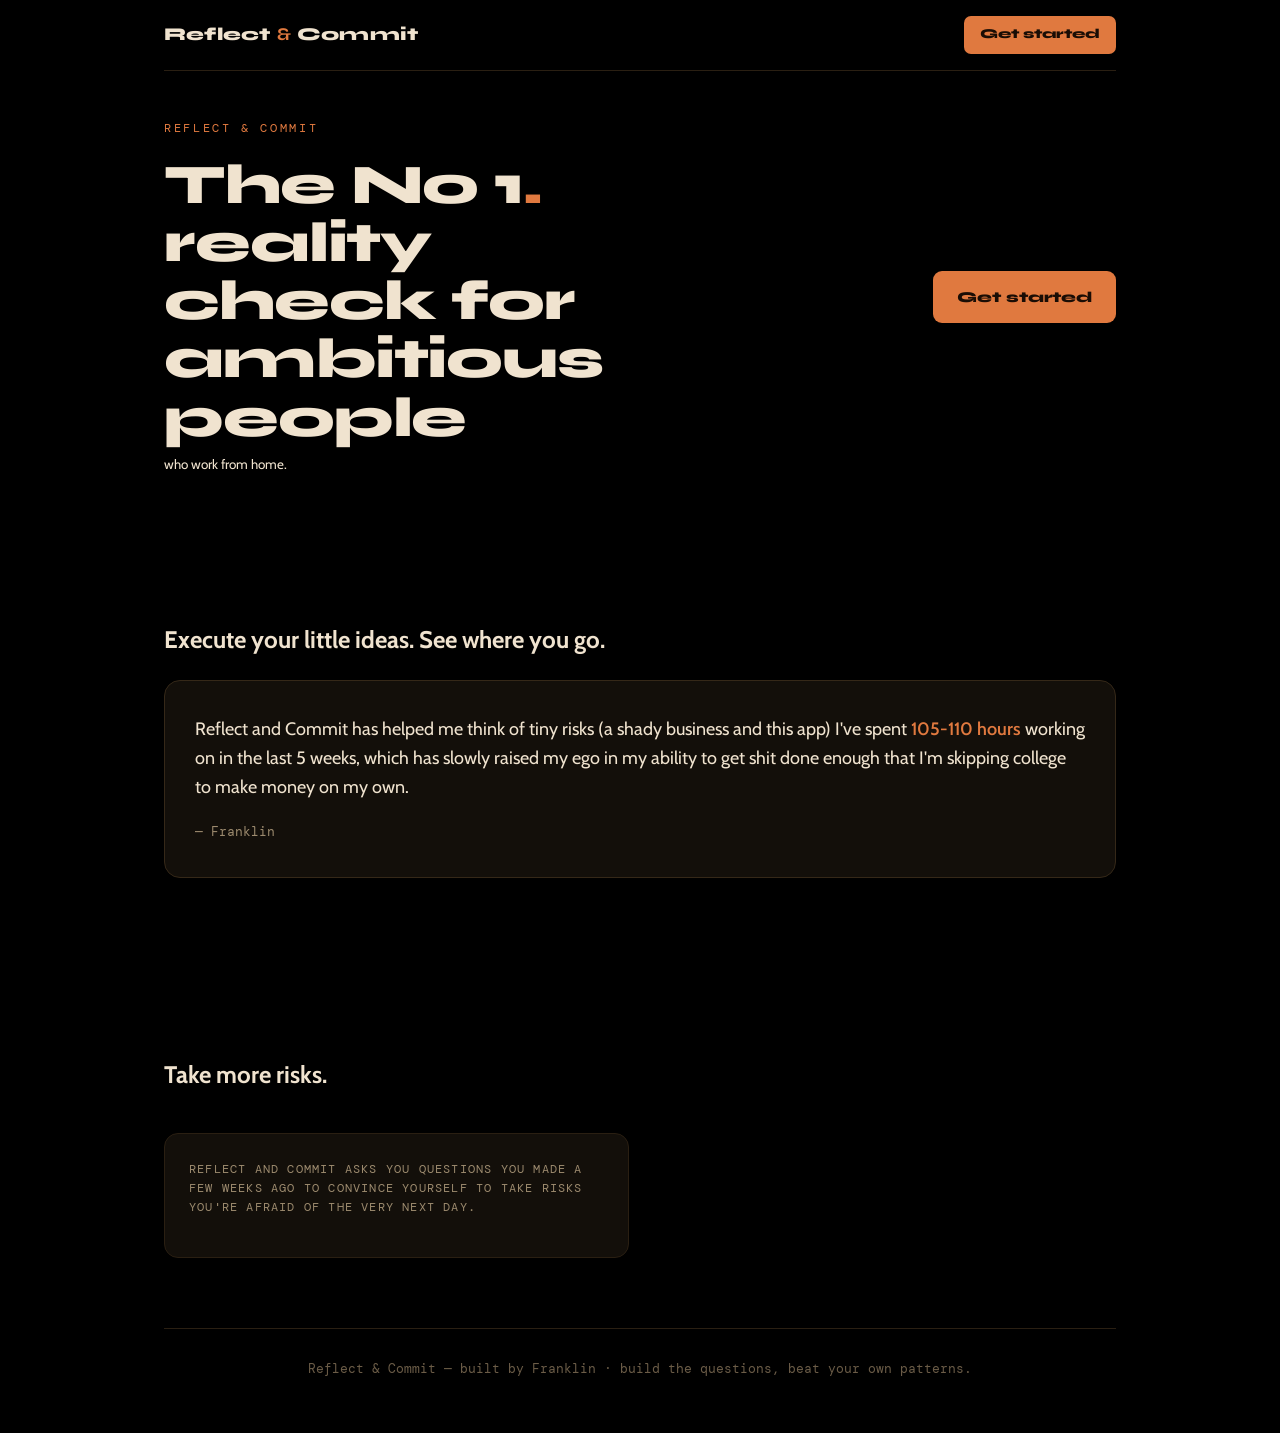
<file: index.html>
<!doctype html>
<html lang="en">
    <head>
        <meta charset="utf-8" />
        <meta name="viewport" content="width=device-width,initial-scale=1" />
        <title>
            Reflect &amp; Commit — build a machine that prompts you with your
            own principles
        </title>
        <meta
            name="description"
            content="Reflect & Commit isn't journaling. You design a tree of prompts that pull the truth out of you each night, then commit to one real move. The day after, a clean yes or no."
        />
        <link rel="preconnect" href="https://fonts.googleapis.com" />
        <link rel="preconnect" href="https://fonts.gstatic.com" crossorigin />
        <link
            href="https://fonts.googleapis.com/css2?family=Syne:wght@600;700;800&family=Cabin:wght@400;500;600&family=DM+Mono:wght@400;500&family=Source+Serif+4:ital,wght@0,400;0,600;1,400&display=swap"
            rel="stylesheet"
        />
        <style>
            :root {
                --bg: #000000;
                --surf: #130f0a;
                --surf2: #18130c;
                --border: #2a1f12;
                --border2: #352818;
                --text: #f0e3cf;
                --muted: #9c8a6e;
                --muted2: #c4b291;
                --faint: #6b5c47;
                --acc: #e0793f;
                --acc-bg: #2a1709;
                --acc-dim: #a85a2c;
                --ref: #9b86a8;
                --rec: #9b86a8;
                --good: #7fae6f;
                --fh: "Syne", sans-serif;
                --fs: "Cabin", Georgia, serif;
                --fm: "DM Mono", ui-monospace, monospace;
                --fprompt: "Source Serif 4", Georgia, serif;
            }
            * {
                box-sizing: border-box;
                margin: 0;
                padding: 0;
            }
            html {
                scroll-behavior: smooth;
            }
            body {
                background: var(--bg);
                color: var(--text);
                font-family: var(--fs);
                line-height: 1.6;
                font-size: 16px;
                -webkit-font-smoothing: antialiased;
            }
            a {
                color: inherit;
                text-decoration: none;
            }
            .wrap {
                max-width: 1000px;
                margin: 0 auto;
                padding: 0 24px;
            }
            .mono {
                font-family: var(--fm);
            }

            /* header */ /* header (Updated: Permanent Sticky Behavior) */
            header {
                position: sticky;
                top: 0;
                background: var(--bg);
                z-index: 1000;
                display: flex;
                align-items: center;
                justify-content: space-between;
                padding: 16px 0;
                border-bottom: 1px solid var(--border);
            }
            .brand {
                font-family: var(--fh);
                font-weight: 800;
                font-size: 18px;
                letter-spacing: 0.2px;
            }
            .brand b {
                color: var(--acc);
            }
            .nav-cta {
                border: 1px solid var(--border2);
                padding: 9px 16px;
                border-radius: 8px;
                font-family: var(--fh);
                font-weight: 700;
                font-size: 13px;
                transition: 0.15s;
            }
            .nav-cta:hover {
                border-color: var(--acc-dim);
                color: var(--acc);
            }

            /* NEW: Split layout for Hero top section */
            .hero-split {
                display: grid;
                grid-template-columns: 1.2fr 0.8fr;
                gap: 32px;
                text-align: left;
                align-items: center;
                margin-bottom: 40px;
            }
            .hero-left h1 {
                text-align: left !important;
                margin-left: 0 !important;
            }
            .hero-right {
                display: flex;
                justify-content: flex-end;
            }

            /* hero */
            .hero {
                padding: 60px 0 36px;
                text-align: center;
            }
            .kicker {
                font-family: var(--fm);
                font-size: 12px;
                letter-spacing: 0.22em;
                text-transform: uppercase;
                color: var(--acc);
            }
            .hero h1 {
                font-family: var(--fh);
                font-weight: 800;
                font-size: clamp(32px, 5.4vw, 56px);
                line-height: 1.04;
                letter-spacing: -0.02em;
                margin: 18px auto 0;
                max-width: 880px;
            }
            .hero h1 em {
                font-style: normal;
                color: var(--acc);
            }
            .hero .sub {
                margin: 22px auto 0;
                font-size: 19px;
                color: var(--muted2);
                max-width: 600px;
            }
            .cta-row {
                margin-top: 30px;
                display: flex;
                gap: 13px;
                justify-content: center;
                flex-wrap: wrap;
            }
            .btn {
                display: inline-block;
                padding: 14px 24px;
                border-radius: 9px;
                font-family: var(--fh);
                font-weight: 800;
                font-size: 15px;
                transition: 0.15s;
            }
            .btn-primary {
                background: var(--acc);
                color: #1a0d05;
            }
            .btn-primary:hover {
                filter: brightness(1.07);
            }
            .btn-ghost {
                border: 1px solid var(--border2);
                color: var(--text);
            }
            .btn-ghost:hover {
                border-color: var(--acc-dim);
                color: var(--acc);
            }
            .micro {
                margin-top: 14px;
                font-family: var(--fm);
                font-size: 12px;
                color: var(--faint);
            }

            /* video */
            .video-wrap {
                margin: 46px auto 0;
                max-width: 780px;
            }
            .video-frame {
                position: relative;
                width: 100%;
                aspect-ratio: 16/9;
                background: #000;
                border-radius: 14px;
                overflow: hidden;
                border: 1px solid var(--border2);
                box-shadow: 0 30px 80px -24px rgba(0, 0, 0, 0.7);
            }
            .video-frame video,
            .video-frame iframe {
                width: 100%;
                height: 100%;
                display: block;
                border: 0;
            }
            .video-ph {
                position: absolute;
                inset: 0;
                display: flex;
                align-items: center;
                justify-content: center;
                flex-direction: column;
                gap: 12px;
                color: var(--muted);
                background: radial-gradient(
                    120% 120% at 50% 0,
                    #16180c,
                    #0c0d10
                );
            }
            .play-dot {
                width: 60px;
                height: 60px;
                border-radius: 50%;
                border: 1px solid var(--acc-dim);
                display: flex;
                align-items: center;
                justify-content: center;
            }
            .play-dot:after {
                content: "";
                border-left: 17px solid var(--acc);
                border-top: 10px solid transparent;
                border-bottom: 10px solid transparent;
                margin-left: 4px;
            }
            .video-ph span {
                font-family: var(--fm);
                font-size: 12px;
                letter-spacing: 0.04em;
            }

            /* section scaffolding */
            section {
                padding: 70px 0;
            }
            .sec-tag {
                font-family: var(--fs);
                font-size: 12px;
                letter-spacing: 0.18em;
                text-transform: uppercase;
                color: var(--acc-dim);
            }
            .sec-h {
                font-family: var(--fh);
                font-weight: 800;
                font-size: clamp(26px, 3.6vw, 38px);
                line-height: 1.1;
                letter-spacing: -0.01em;
                margin-top: 10px;
            }
            .sec-lead {
                margin-top: 16px;
                font-size: 18px;
                color: var(--muted2);
                max-width: 620px;
            }

            /* mechanism */
            .mech {
                display: grid;
                grid-template-columns: 1.05fr 0.95fr;
                gap: 36px;
                align-items: start;
                margin-top: 38px;
            }
            .codecard {
                background: #0d0a07;
                border: 1px solid var(--border2);
                border-radius: 14px;
                padding: 20px 18px;
                font-family: var(--fm);
                font-size: 13.5px;
                line-height: 1.85;
                overflow-x: auto;
                box-shadow: inset 0 0 0 1px rgba(235, 255, 0, 0.03);
                white-space: pre;
                display: block;
            }
            .codecard .c-title {
                color: var(--text);
            }
            .codecard .c-arrow {
                color: var(--acc);
            }
            .codecard .c-dest {
                color: var(--muted2);
            }
            .codecard .c-opt {
                color: var(--ref);
            }
            .codecard .c-rec {
                color: var(--rec);
            }
            .codecard .c-cmt {
                color: var(--faint);
            }
            .codecard .c-done {
                color: var(--acc);
            }
            .legend {
                display: flex;
                flex-direction: column;
                gap: 18px;
            }
            .leg {
                display: flex;
                gap: 14px;
                align-items: flex-start;
            }
            .leg .dot {
                flex: none;
                width: 10px;
                height: 10px;
                border-radius: 3px;
                margin-top: 7px;
            }
            .leg h4 {
                font-family: var(--fh);
                font-weight: 700;
                font-size: 15px;
            }
            .leg p {
                color: var(--muted);
                font-size: 14.5px;
                margin-top: 2px;
            }

            /* contrast */
            .twocol {
                display: grid;
                grid-template-columns: 1fr 1fr;
                gap: 22px;
                margin-top: 38px;
            }
            .col {
                border: 1px solid var(--border);
                border-radius: 14px;
                padding: 26px 24px;
            }
            .col.without {
                background: var(--surf);
            }
            .col.with {
                background: linear-gradient(180deg, #1c130b, #100b07);
                border-color: var(--acc-dim);
            }
            .col .col-tag {
                font-family: var(--fm);
                font-size: 12px;
                letter-spacing: 0.1em;
                text-transform: uppercase;
            }
            .without .col-tag {
                color: var(--muted);
            }
            .with .col-tag {
                color: var(--acc);
            }
            .col p {
                margin-top: 14px;
                font-size: 16px;
                color: var(--muted2);
            }
            .with p {
                color: var(--text);
            }

            /* cascade */
            .cascade {
                margin-top: 34px;
                border-left: 2px solid var(--acc-dim);
                padding: 6px 0 6px 24px;
            }
            .cascade .lead-in {
                font-family: var();
                font-size: 12px;
                letter-spacing: 0.14em;
                text-transform: uppercase;
                color: var(--acc-dim);
            }
            .cascade p {
                margin-top: 12px;
                font-size: 19px;
                line-height: 1.6;
            }
            .cascade .arw {
                color: var(--acc);
                font-family: var(--fm);
            }

            /* forks */
            .forkwrap {
                margin-top: 30px;
            }
            .forksvg {
                width: 100%;
                max-width: 640px;
                height: auto;
                display: block;
                margin: 0 auto;
            }
            .fk-axis {
                stroke: var(--border2);
                stroke-width: 1;
            }
            .fk-past {
                stroke: #4d3c24;
                stroke-width: 2;
                fill: none;
            }
            .fk-minor {
                stroke: var(--muted);
                stroke-width: 1.4;
                stroke-dasharray: 3 4;
                fill: none;
            }
            .fk-major {
                stroke: var(--acc);
                stroke-width: 2.6;
                fill: none;
                stroke-linecap: round;
                filter: drop-shadow(0 0 6px rgba(235, 255, 0, 0.4));
            }
            .fk-today {
                fill: var(--text);
            }
            .fk-lbl {
                font-family: var(--fm);
                font-size: 11px;
                fill: var(--muted);
            }
            .fk-acc {
                fill: var(--acc);
            }

            /* steps */
            .steps {
                display: grid;
                grid-template-columns: repeat(3, 1fr);
                gap: 22px;
                margin-top: 38px;
            }
            .step {
                padding: 4px 2px;
            }
            .step .n {
                font-family: var(--fm);
                font-size: 13px;
                color: var(--acc);
            }
            .step h4 {
                font-family: var(--fh);
                font-weight: 700;
                font-size: 17px;
                margin-top: 8px;
            }
            .step p {
                color: var(--muted);
                font-size: 15px;
                margin-top: 7px;
            }
            .effort {
                margin-top: 34px;
                background: var(--acc-bg);
                border: 1px solid var(--acc-dim);
                border-radius: 12px;
                padding: 18px 20px;
                font-size: 16px;
                color: var(--text);
            }
            .effort b {
                color: var(--acc);
            }

            /* NEW: Split layout for Proof section */
            .proof-split {
                display: grid;
                grid-template-columns: 1fr 1.2fr;
                gap: 40px;
                align-items: center;
                margin-top: 38px;
            }
            .proof-left {
                display: flex;
                justify-content: center;
                width: 100%;
            }
            .proof-right {
                text-align: left;
            }
            .reel-wrap {
                width: 100%;
                max-width: 340px;
                aspect-ratio: 9 / 16;
                background: #0d0a07;
                border: 1px solid var(--border2);
                border-radius: 14px;
                overflow: hidden;
            }

            /* proof */
            .proof {
                border: 1px solid var(--border2);
                border-radius: 16px;
                padding: 34px 30px;
                background: var(--surf);
                max-width: 760px;
                margin: 0; /* Changed from margin: 38px auto 0 to handle split layout spacing */
            }
            .proof p {
                font-size: 18px;
                line-height: 1.62;
                color: var(--text);
            }
            .proof p + p {
                margin-top: 16px;
            }
            .proof .who {
                margin-top: 20px;
                font-family: var(--fm);
                font-size: 13px;
                color: var(--muted);
            }
            .proof b {
                color: var(--acc);
                font-weight: 600;
            }

            /* demo runner */
            .demo-runner {
                max-width: 520px;
                margin: 38px auto 0;
            }
            .dr-card,
            .dr-end {
                background: #0d0a07;
                border: 1px solid var(--border2);
                border-radius: 16px;
                padding: 32px 34px;
            }
            .dr-meta {
                font-family: var(--fm);
                font-size: 11px;
                letter-spacing: 0.14em;
                color: var(--muted);
                margin-bottom: 16px;
            }
            .dr-prompt {
                font-family: var(--fprompt);
                font-weight: 600;
                font-size: 22px;
                line-height: 1.35;
                color: var(--text);
                margin-bottom: 22px;
            }
            .dr-input-wrap {
                position: relative;
                margin-bottom: 6px;
            }
            .dr-input {
                width: 100%;
                background: transparent;
                border: none;
                border-bottom: 1px solid var(--border2);
                color: var(--text);
                font-family: var(--fm);
                font-size: 17px;
                padding: 10px 2px;
                outline: none;
            }
            .dr-input:focus + .dr-input-line {
                transform: scaleX(1);
            }
            .dr-input-line {
                position: absolute;
                left: 0;
                bottom: 0;
                height: 2px;
                width: 100%;
                background: var(--acc);
                transform: scaleX(0);
                transform-origin: left;
                transition: transform 0.25s ease;
                pointer-events: none;
            }
            .dr-choices {
                display: flex;
                flex-direction: column;
                gap: 10px;
            }
            .dr-choice {
                text-align: left;
                background: rgba(255, 255, 255, 0.04);
                border: 1px solid var(--border2);
                color: var(--text);
                font-family: var(--fs);
                font-size: 16px;
                padding: 12px 16px;
                border-radius: 9px;
                cursor: pointer;
                transition: all 0.12s;
                width: 100%;
            }
            .dr-choice:hover {
                border-color: var(--acc-dim);
                color: var(--acc);
            }
            .dr-nav {
                display: flex;
                align-items: center;
                justify-content: flex-end;
                margin-top: 18px;
            }
            .dr-next {
                font-family: var(--fh);
                font-weight: 700;
                font-size: 13px;
                background: var(--acc);
                color: #1a0d05;
                border: none;
                border-radius: 9px;
                padding: 10px 20px;
                cursor: pointer;
                transition: 0.15s;
            }
            .dr-next:hover {
                filter: brightness(1.07);
            }
            .dr-end-h {
                font-family: var(--fh);
                font-weight: 800;
                font-size: 22px;
                color: var(--text);
                margin-bottom: 8px;
            }
            .dr-end-sub {
                font-size: 14px;
                color: var(--muted2);
                margin-bottom: 20px;
            }
            /* editor demo */
            .editor-demo {
                display: grid;
                grid-template-columns: 1fr 1fr;
                gap: 20px;
                margin-top: 38px;
                align-items: start;
            }
            .editor-demo-pane {
                background: #0d0a07;
                border: 1px solid var(--border2);
                border-radius: 14px;
                overflow: hidden;
            }
            .editor-demo-ta {
                width: 100%;
                min-height: 220px;
                background: transparent;
                border: none;
                color: var(--text);
                font-family: var(--fm);
                font-size: 12px;
                line-height: 1.8;
                padding: 18px;
                outline: none;
                resize: vertical;
            }
            .editor-demo-run {
                display: flex;
                flex-direction: column;
            }
            .edr-card {
                background: #0d0a07;
                border: 1px solid var(--border2);
                border-radius: 14px;
                padding: 22px 24px;
                min-height: 140px;
            }
            .edr-prompt {
                font-family: var(--fh);
                font-weight: 700;
                font-size: 17px;
                line-height: 1.35;
                color: var(--text);
                margin-bottom: 16px;
            }
            .edr-choices {
                display: flex;
                flex-direction: column;
                gap: 8px;
            }
            @media (max-width: 720px) {
                .editor-demo {
                    grid-template-columns: 1fr;
                }
            }

            /* pricing */
            .pricing {
                text-align: center;
            }
            .price-card {
                max-width: 400px;
                margin: 38px auto 0;
                background: var(--surf);
                border: 1px solid var(--border2);
                border-radius: 18px;
                padding: 38px 32px;
                text-align: center;
            }
            .price-amt {
                font-family: var(--fh);
                font-weight: 800;
                font-size: 46px;
                letter-spacing: -0.02em;
            }
            .price-amt small {
                font-size: 18px;
                color: var(--muted);
                font-weight: 600;
            }
            .price-note {
                color: var(--muted);
                font-family: var(--fm);
                font-size: 13px;
                margin-top: 6px;
            }
            .price-list {
                margin-top: 24px;
                text-align: left;
                display: flex;
                flex-direction: column;
                gap: 11px;
                color: var(--muted2);
                font-size: 15px;
            }
            .price-list span:before {
                content: "✓";
                color: var(--acc);
                margin-right: 10px;
                font-weight: 700;
            }
            .price-card .btn {
                width: 100%;
                margin-top: 26px;
            }

            footer {
                border-top: 1px solid var(--border);
                padding: 30px 0 54px;
                text-align: center;
                color: var(--faint);
                font-family: var(--fm);
                font-size: 12.5px;
            }

            @media (max-width: 720px) {
                .hero-split {
                    grid-template-columns: 1fr;
                    text-align: center;
                }
                .hero-left h1 {
                    text-align: center !important;
                }
                .hero-right {
                    justify-content: center;
                }
                .proof-split {
                    grid-template-columns: 1fr;
                }
                .mech {
                    grid-template-columns: 1fr;
                    gap: 26px;
                }
                .twocol {
                    grid-template-columns: 1fr;
                }
                .steps {
                    grid-template-columns: 1fr;
                    gap: 18px;
                }
                .hero .sub {
                    font-size: 17px;
                }
            }
        </style>
    </head>
    <body>
        <div class="wrap">
            <header>
                <div class="brand">Reflect <b>&amp;</b> Commit</div>
                <a
                    class="btn btn-primary"
                    href="/app/"
                    style="
                        padding: 8px 16px;
                        font-size: 13.5px;
                        border-radius: 7px;
                    "
                    >Get started</a
                >
            </header>

            <section class="hero" style="padding-top: 48px">
                <div class="hero-split">
                    <div class="hero-left">
                        <div class="kicker">Reflect &amp; Commit</div>
                        <h1>
                            The No 1<em>.</em> reality check for ambitious
                            people
                        </h1>
                        <sub>who work from home.</sub>
                    </div>
                    <div class="hero-right">
                        <div
                            style="
                                font-family: var(--fm);
                                font-size: 13px;
                                color: var(--muted);
                                letter-spacing: 0.05em;
                            "
                        ></div>

                        <div class="cta-row" style="margin-top: 0">
                            <a class="btn btn-primary" href="/app/"
                                >Get started</a
                            >
                        </div>
                    </div>
                </div>
            </section>

            <section>
                <div class="sec-tag"></div>
                <h2>Execute your little ideas. See where you go.</h2>
                <div class="proof" style="margin-top: 20px; max-width: 100%">
                    <p>
                        Reflect and Commit has helped me think of tiny risks (a
                        shady business and this app) I've spent
                        <b>105-110 hours</b> working on in the last 5 weeks,
                        which has slowly raised my ego in my ability to get shit
                        done enough that I'm skipping college to make money on
                        my own.
                    </p>
                    <div class="who">— Franklin</div>
                </div>
                <div class="proof-split">
                    <div class="proof-right"></div>
                </div>
            </section>

            <section>
                <div class="sec-tag"></div>
                <h2>Take more risks.</h2>
                <div class="twocol">
                    <div class="col without">
                        <div class="col-tag">
                            Reflect and Commit asks you questions you made a few
                            weeks ago to convince yourself to take risks you're
                            afraid of the very next day.
                        </div>
                        <p></p>
                    </div>
                </div>
            </section>

            <footer>
                Reflect &amp; Commit — built by Franklin · build the questions,
                beat your own patterns.
            </footer>
        </div>
        <script>
            // ── Landing page interactive demos ───────────────────────────────────────────
            // Mini tree parser: handles >> dest, opt >> dest, >> done
            function mpParse(src) {
                var nodes = {},
                    order = [],
                    cur = null;
                src.split("\n").forEach(function (raw) {
                    var line = raw.replace(/#.*/, "").trimEnd();
                    if (!line.trim()) return;
                    var indent = line.match(/^(\s*)/)[1].length,
                        t = line.trim();
                    if (indent === 0) {
                        cur = t;
                        if (!nodes[cur]) {
                            nodes[cur] = {
                                type: "text",
                                title: cur,
                                opts: [],
                                next: null,
                            };
                            order.push(cur);
                        }
                    } else if (cur) {
                        if (t.startsWith(">>")) {
                            var dest = t.slice(2).trim();
                            nodes[cur].next =
                                dest === "done" ? "__done__" : dest;
                        } else if (
                            t.indexOf(" >> ") !== -1 &&
                            !t.startsWith("@")
                        ) {
                            var parts = t.split(" >> ");
                            var lbl = parts[0].trim(),
                                d = parts[1] ? parts[1].trim() : "";
                            nodes[cur].opts.push({
                                l: lbl,
                                next: d === "done" ? "__done__" : d,
                            });
                            nodes[cur].type = "choice";
                        }
                    }
                });
                return { nodes: nodes, first: order[0] || null };
            }

            // ── fixed demo (my tree) ──
            var demoState = null;
            var DEMO_SRC =
                "What did you actually do with today? Hours, not vibes.\n  >> Did you move the thing that matters most right now?\n\nDid you move the thing that matters most right now?\n  yes >> What made today work? Name it so tomorrow can copy it.\n  no  >> What did you avoid, and what were you afraid would happen?\n\nWhat made today work? Name it so tomorrow can copy it.\n  >> done\n\nWhat did you avoid, and what were you afraid would happen?\n  >> done";
            function initDemo() {
                demoState = mpParse(DEMO_SRC);
                demoState.cur = demoState.first;
                // reset commit screen to step 1
                var ei = document.getElementById("drEndInput");
                var ec = document.getElementById("drEndConfirm");
                if (ei) ei.style.display = "";
                if (ec) ec.style.display = "none";
                var dc = document.getElementById("drCommit");
                if (dc) dc.value = "";
                var btn = document.getElementById("drCommitBtn");
                if (btn) {
                    btn.disabled = true;
                    btn.style.opacity = "0.45";
                    btn.style.cursor = "not-allowed";
                }
                demoRender();
            }
            function demoRender() {
                var s = demoState,
                    card = document.getElementById("drCard"),
                    end = document.getElementById("drEnd");
                if (!s.cur || s.cur === "__done__") {
                    card.style.display = "none";
                    end.style.display = "";
                    return;
                }
                card.style.display = "";
                end.style.display = "none";
                var node = s.nodes[s.cur];
                document.getElementById("drMeta").textContent =
                    node.type === "text" ? "TEXT RESPONSE" : "CHOICE";
                document.getElementById("drPrompt").textContent = node.title;
                var iw = document.getElementById("drInputWrap"),
                    ch = document.getElementById("drChoices"),
                    nx = document.getElementById("drNext");
                if (node.type === "text") {
                    iw.style.display = "";
                    ch.innerHTML = "";
                    nx.style.display = "";
                    var inp = document.getElementById("drInput");
                    inp.value = "";
                    setTimeout(function () {
                        inp.focus();
                    }, 60);
                    inp.onkeydown = function (e) {
                        if (e.key === "Enter") demoNext();
                    };
                } else {
                    iw.style.display = "none";
                    nx.style.display = "none";
                    ch.innerHTML = node.opts
                        .map(function (o) {
                            return (
                                '<button class="dr-choice" onclick="demoChoose(\'' +
                                o.next.replace(/'/g, "\\'") +
                                "'\">" +
                                o.l +
                                "</button>"
                            );
                        })
                        .join("");
                }
            }
            function drCommitInput() {
                var v = document.getElementById("drCommit").value.trim();
                var btn = document.getElementById("drCommitBtn");
                if (!btn) return;
                btn.disabled = !v;
                btn.style.opacity = v ? "1" : "0.45";
                btn.style.cursor = v ? "pointer" : "not-allowed";
            }
            function demoCommit() {
                var v = document.getElementById("drCommit").value.trim();
                if (!v) return;
                document.getElementById("drEndInput").style.display = "none";
                document.getElementById("drCommittedText").textContent = v;
                document.getElementById("drEndConfirm").style.display = "";
            }
            function demoNext() {
                if (
                    !demoState ||
                    !demoState.cur ||
                    demoState.cur === "__done__"
                )
                    return;
                var node = demoState.nodes[demoState.cur];
                demoState.cur = node.next || "__done__";
                demoRender();
            }
            function demoChoose(next) {
                demoState.cur = next;
                demoRender();
            }
            initDemo();

            // ── editor demo ──
            var edrState = null;
            function runEditorDemo() {
                var src = document.getElementById("editorDemoTa").value;
                edrState = mpParse(src);
                if (!edrState.first) {
                    alert("Nothing to run — check your tree syntax.");
                    return;
                }
                edrState.cur = edrState.first;
                edrRender();
            }
            function edrRender() {
                var s = edrState;
                var ep = document.getElementById("edrPrompt"),
                    iw = document.getElementById("edrInputWrap"),
                    ch = document.getElementById("edrChoices"),
                    end = document.getElementById("edrEnd");
                if (!s || !s.cur || s.cur === "__done__") {
                    if (ep) ep.textContent = "commit.";
                    if (iw) iw.style.display = "none";
                    if (ch) ch.innerHTML = "";
                    if (end) end.style.display = "";
                    return;
                }
                if (end) end.style.display = "none";
                var node = s.nodes[s.cur];
                if (!node) {
                    edrState.cur = "__done__";
                    edrRender();
                    return;
                }
                if (ep) ep.textContent = node.title;
                if (node.type === "text") {
                    if (iw) iw.style.display = "";
                    if (ch) ch.innerHTML = "";
                    var inp = document.getElementById("edrInput");
                    if (inp) {
                        inp.value = "";
                        setTimeout(function () {
                            inp.focus();
                        }, 60);
                    }
                } else {
                    if (iw) iw.style.display = "none";
                    if (ch)
                        ch.innerHTML = node.opts
                            .map(function (o) {
                                return (
                                    '<button class="dr-choice" onclick="edrChoose(\'' +
                                    o.next.replace(/'/g, "\\'") +
                                    "'\">" +
                                    o.l +
                                    "</button>"
                                );
                            })
                            .join("");
                }
            }
            function edrKey(e) {
                if (e.key === "Enter" && edrState) {
                    var node = edrState.nodes[edrState.cur];
                    edrState.cur = (node && node.next) || "__done__";
                    edrRender();
                }
            }
            function edrChoose(next) {
                if (!edrState) return;
                edrState.cur = next;
                edrRender();
            }
        </script>
    </body>
</html>
</file>
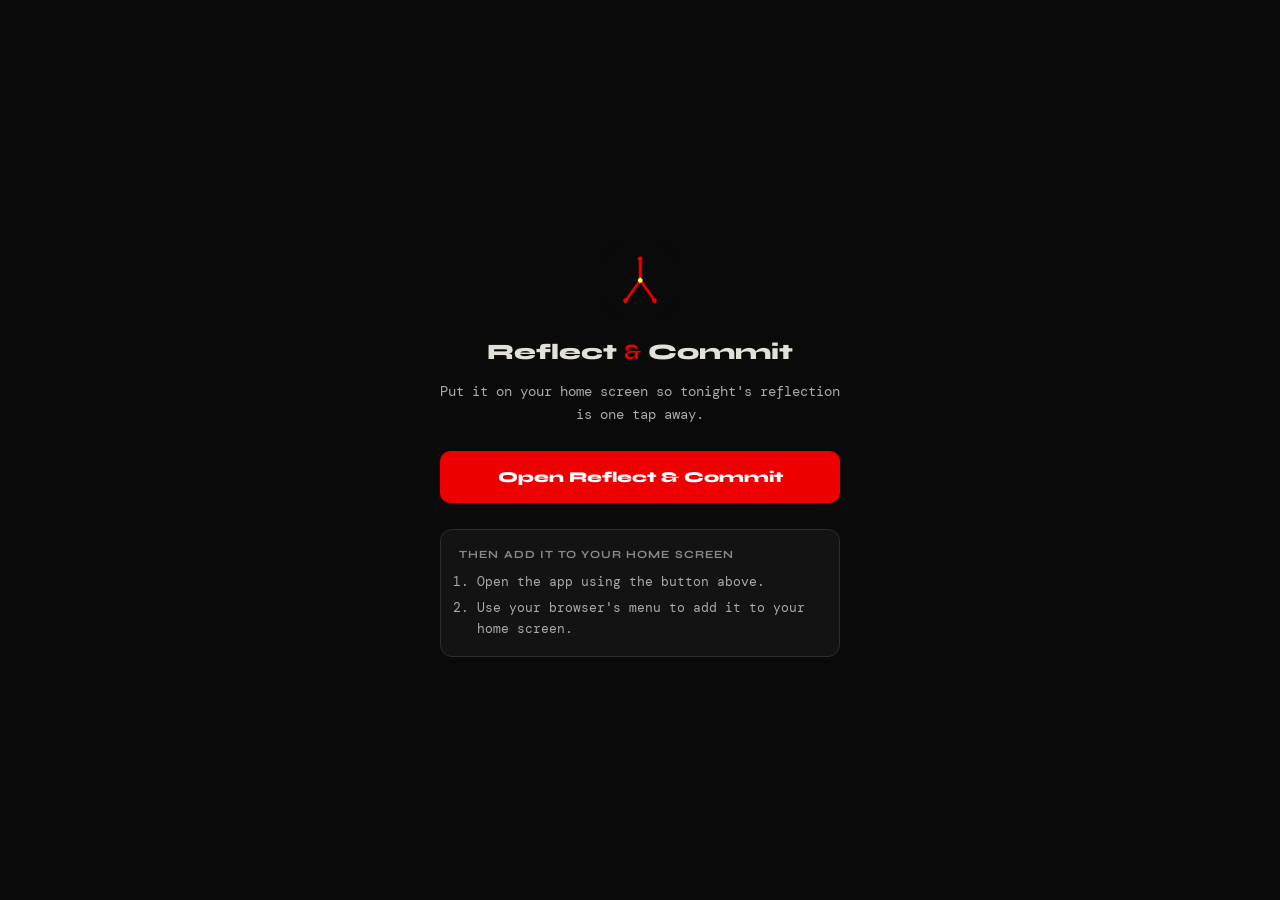
<file: install/index.html>
<!doctype html>
<html lang="en">
    <head>
        <meta charset="utf-8" />
        <meta name="viewport" content="width=device-width,initial-scale=1" />
        <title>Install Reflect &amp; Commit</title>
        <meta name="description" content="Put Reflect & Commit on your home screen so tonight's reflection is one tap away." />
        <link rel="manifest" href="../app/manifest.json" />
        <meta name="theme-color" content="#0a0a0a" />
        <link rel="apple-touch-icon" href="../app/icons/apple-touch-icon.png" />
        <link rel="icon" href="../app/icons/icon-192.png" />
        <link rel="preconnect" href="https://fonts.googleapis.com" />
        <link rel="preconnect" href="https://fonts.gstatic.com" crossorigin />
        <link rel="stylesheet" href="https://fonts.googleapis.com/css2?family=Syne:wght@600;700;800&family=DM+Mono:wght@400;500&display=swap" />
        <style>
            :root {
                --bg: #0a0a0a;
                --surf: #131313;
                --surf2: #1a1a1a;
                --border2: #2e2e2e;
                --text: #e2e0d9;
                --muted: #888;
                --muted2: #aaa;
                --accent: #ee0000;
                --accent-h: #f4ff5e;
                --fh: "Syne", sans-serif;
                --fm: "DM Mono", ui-monospace, monospace;
            }
            * { box-sizing: border-box; margin: 0; padding: 0; }
            html, body { height: 100%; }
            body {
                background: var(--bg);
                color: var(--text);
                font-family: var(--fm);
                display: flex;
                align-items: center;
                justify-content: center;
                padding: 28px 20px;
                line-height: 1.6;
            }
            .card {
                width: 100%;
                max-width: 400px;
                text-align: center;
            }
            .icon {
                width: 72px;
                height: 72px;
                border-radius: 18px;
                margin: 0 auto 20px;
                display: block;
            }
            .brand {
                font-family: var(--fh);
                font-weight: 800;
                font-size: 22px;
            }
            .brand b { color: var(--accent); }
            .pitch {
                margin-top: 10px;
                color: var(--muted2);
                font-size: 14px;
            }
            .open-btn {
                display: block;
                width: 100%;
                margin-top: 26px;
                padding: 14px 20px;
                border-radius: 10px;
                background: var(--accent);
                color: #fff;
                text-decoration: none;
                font-family: var(--fh);
                font-weight: 800;
                font-size: 15px;
                border: none;
                cursor: pointer;
            }
            .open-btn:hover { filter: brightness(1.08); }
            .install-btn {
                display: none;
                width: 100%;
                margin-top: 12px;
                padding: 12px 20px;
                border-radius: 10px;
                background: none;
                border: 1px solid var(--accent);
                color: var(--accent-h);
                font-family: var(--fh);
                font-weight: 700;
                font-size: 14px;
                cursor: pointer;
            }
            .steps {
                margin-top: 26px;
                text-align: left;
                background: var(--surf);
                border: 1px solid var(--border2);
                border-radius: 12px;
                padding: 16px 18px;
                font-size: 13px;
                color: var(--muted2);
            }
            .steps .lbl {
                font-family: var(--fh);
                font-weight: 700;
                font-size: 11px;
                letter-spacing: 0.1em;
                text-transform: uppercase;
                color: var(--muted);
                margin-bottom: 8px;
            }
            .steps ol { padding-left: 18px; }
            .steps li + li { margin-top: 6px; }
        </style>
    </head>
    <body>
        <div class="card">
            <img class="icon" src="../app/icons/icon-192.png" alt="" />
            <div class="brand">Reflect <b>&amp;</b> Commit</div>
            <div class="pitch">Put it on your home screen so tonight's reflection is one tap away.</div>

            <a class="open-btn" href="../app/">Open Reflect &amp; Commit</a>
            <button class="install-btn" id="installBtn">Install app</button>

            <div class="steps" id="steps">
                <div class="lbl">then add it to your home screen</div>
                <ol id="stepsList">
                    <li>Open the app using the button above.</li>
                    <li>Use your browser's menu to add it to your home screen.</li>
                </ol>
            </div>
        </div>

        <script>
            // If this browser is willing to prompt natively, offer a real install button.
            let deferredPrompt = null;
            window.addEventListener("beforeinstallprompt", (e) => {
                e.preventDefault();
                deferredPrompt = e;
                const btn = document.getElementById("installBtn");
                if (btn) btn.style.display = "block";
            });
            const installBtn = document.getElementById("installBtn");
            if (installBtn) {
                installBtn.addEventListener("click", async () => {
                    if (!deferredPrompt) return;
                    deferredPrompt.prompt();
                    try { await deferredPrompt.userChoice; } catch (e) {}
                    deferredPrompt = null;
                    installBtn.style.display = "none";
                });
            }

            // Platform-specific "add to home screen" instructions.
            const ua = navigator.userAgent || "";
            const isIOS = /iphone|ipad|ipod/i.test(ua);
            const isAndroid = /android/i.test(ua);
            const stepsList = document.getElementById("stepsList");
            if (stepsList) {
                if (isIOS) {
                    stepsList.innerHTML =
                        "<li>Open the app using the button above (in Safari).</li>" +
                        "<li>Tap the Share icon.</li>" +
                        '<li>Tap "Add to Home Screen."</li>';
                } else if (isAndroid) {
                    stepsList.innerHTML =
                        "<li>Open the app using the button above.</li>" +
                        '<li>Tap the browser menu (⋮) and choose "Add to Home screen" or "Install app" — or use the Install button above if it appears.</li>';
                }
            }
        </script>
    </body>
</html>
</file>
